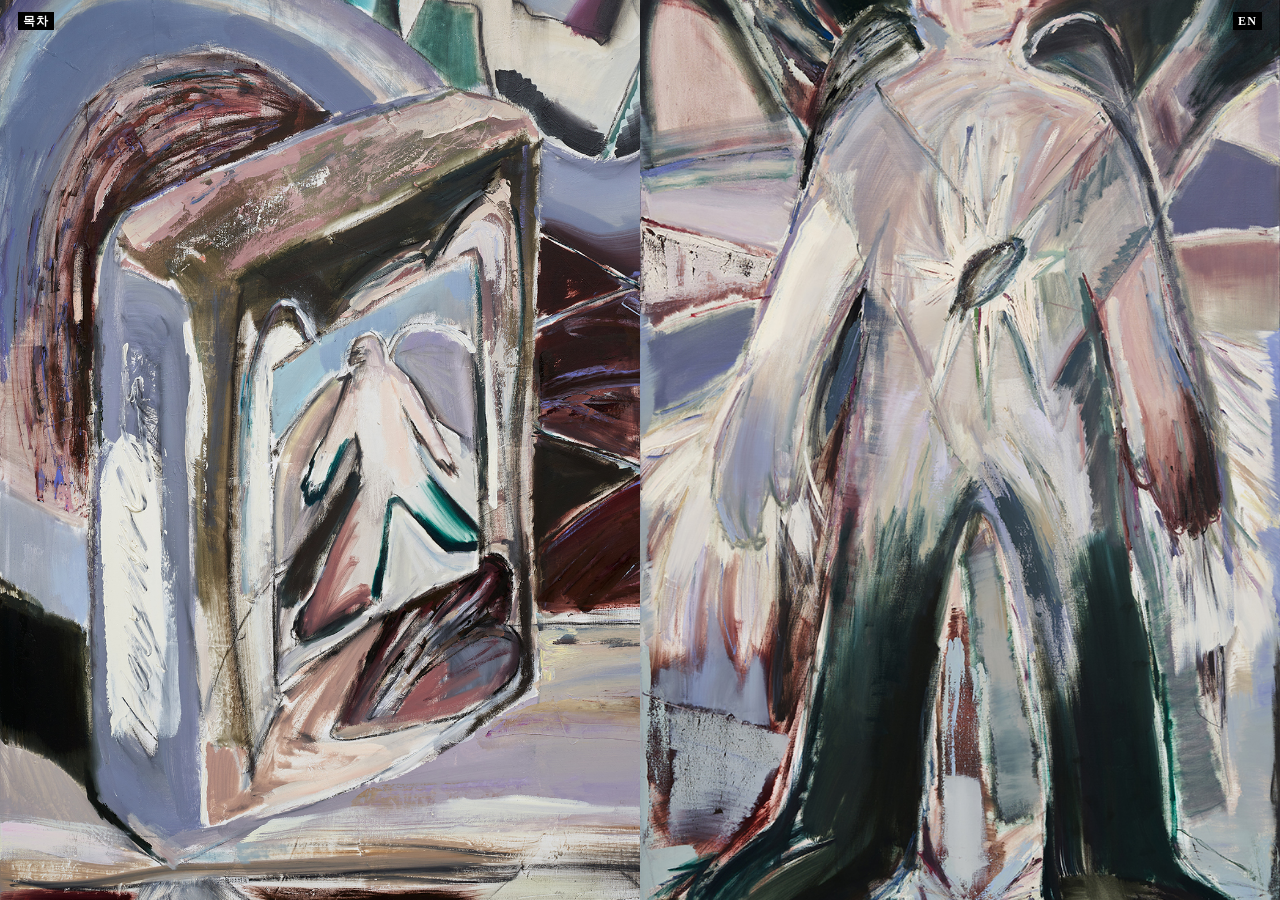
<file: index.html>
<!DOCTYPE html>
<html lang="ko">
<head>
  <meta charset="UTF-8">
  <meta name="viewport" content="width=device-width, initial-scale=1.0">
  <title>Yoori</title>
  <link rel="icon" href="image/favicon.png?v=2" type="image/png">
  <link rel="stylesheet" href="style.css">
</head>
<body>

  <!-- 메뉴 닫혔을 때: 좌상단 MENU 버튼 -->
  <button class="menu-toggle" id="menuToggle">목차</button>
  <a class="lang-btn" id="langBtn" href="en.html">EN</a>
  <div class="menu-divider" id="menuDivider"></div>

  <div class="menu-panel" id="menuPanel">
    <!-- 메뉴 열렸을 때: 패널 최상단 CLOSE 버튼 -->
    <button class="menu-close-btn" id="menuCloseBtn">유리</button>
  </div>

  <div class="layout" id="layout">
    <div class="left">
      <img class="left-image" id="leftImage" src="" alt="">
    </div>
    <div class="right" id="rightPanel">
      <img class="right-cover" id="rightCover" src="" alt="">
      <div class="project-images" id="projectImages"></div>
      <div class="text-content" id="textContent"></div>
    </div>
  </div>

<script>
// ── 배경색 랜덤 ───────────────────────────────────────────────────────
document.documentElement.style.setProperty('--bg', '#ffffff');

// ── LANDING 이미지 랜덤 ─────────────────────────────────────────────────
const workImages = [
  'image/work/work1.jpg','image/work/work2.jpg','image/work/work3.jpg',
  'image/work/work4.jpg','image/work/work5.jpg','image/work/work6.jpg',
  'image/work/work7.jpg','image/work/work8.jpg','image/work/work9.jpg',
];

function shuffle(arr) {
  const a = [...arr];
  for (let i = a.length - 1; i > 0; i--) {
    const j = Math.floor(Math.random() * (i + 1));
    [a[i], a[j]] = [a[j], a[i]];
  }
  return a;
}

const shuffled = shuffle(workImages);
document.getElementById('leftImage').src  = shuffled[0];
document.getElementById('rightCover').src = shuffled[1];

// ── 전시 이미지 데이터 ─────────────────────────────────────────────────
const exhibitionImages = {
  hakgojae: [
    'image/exhibition-hakgojae/hakgojae1.jpg',
    'image/exhibition-hakgojae/hakgojae2.jpg',
    'image/exhibition-hakgojae/hakgojae3.jpg',
    'image/exhibition-hakgojae/hakgojae4.jpg',
    'image/exhibition-hakgojae/hakgojae5.jpg',
    'image/exhibition-hakgojae/hakgojae6.jpg',
    'image/exhibition-hakgojae/hakgojae7.jpg',
    'image/exhibition-hakgojae/hakgojae8.jpg',
    'image/exhibition-hakgojae/hakgojae9.jpg',
    'image/exhibition-hakgojae/hakgojae10.jpg',
    'image/exhibition-hakgojae/hakgojae11.jpg',
    'image/exhibition-hakgojae/work1.jpg',
    'image/exhibition-hakgojae/work2.jpg',
    'image/exhibition-hakgojae/work3.jpg',
    'image/exhibition-hakgojae/work4.jpg',
    'image/exhibition-hakgojae/work5.jpg',
    'image/exhibition-hakgojae/work6.jpg',
    'image/exhibition-hakgojae/work7.jpg',
    'image/exhibition-hakgojae/work8.jpg',
    'image/exhibition-hakgojae/work9.jpg',
    'image/exhibition-hakgojae/work10.jpg',
    'image/exhibition-hakgojae/PIX00005.jpg',
    'image/exhibition-hakgojae/PIX00044.jpg',
    'image/exhibition-hakgojae/250919_16 복사 복사.jpg',
    'image/exhibition-hakgojae/250919_54 복사.jpg',
    'image/exhibition-hakgojae/250919_55 복사.jpg',
  ],
};

// ── 메뉴 구조 데이터 ───────────────────────────────────────────────────
const menuStructure = [
  { t: 'sep' },
  { t: 'nav', label: '약력', key: 'cv' },
  { t: 'sep' },
  { t: 'nav', label: '연락처', key: 'contact' },
  { t: 'sep' },
  {
    t: 'acc', label: '텍스트',
    items: [
      { t: 'show', label: '유리님의 첫 번째 글' },
      { t: 'show', label: '유리님의 두 번째 글' },
      { t: 'show', label: '유리님의 세 번째 글' },
    ],
  },
  { t: 'sep' },
  {
    t: 'acc', label: '발간물',
    items: [
      { t: 'show', label: '유리님의 첫 번째 책' },
      { t: 'show', label: '유리님의 두 번째 책' },
      { t: 'show', label: '유리님의 세 번째 책' },
    ],
  },
  { t: 'sep' },
  {
    t: 'acc', label: '작품·전시',
    items: [
      {
        t: 'acc', label: '2026',
        items: [
          { t: 'cat', label: '작품' },
          { t: 'cat', label: '단체전' },
          { t: 'show', label: '미시적 재난, oaoa갤러리, 서울' },
          { t: 'show', label: '새의 선물:Borderline, 별관, 서울' },
        ],
      },
      {
        t: 'acc', label: '2025',
        items: [
          { t: 'cat', label: '작품' },
          { t: 'cat', label: '개인전' },
          { t: 'show', label: '투명한 고리, 학고재, 서울', imgKey: 'hakgojae' },
          { t: 'cat', label: '단체전' },
          { t: 'show', label: '작은 거인들, 구하우스, 양평' },
          { t: 'show', label: 'OCTO-, 페이지룸8 & 지우헌, 서울' },
        ],
      },
      {
        t: 'acc', label: '2024',
        items: [
          { t: 'cat', label: '작품' },
          { t: 'cat', label: '개인전' },
          { t: 'show', label: '없는 날, 페이지룸8, 서울' },
          { t: 'cat', label: '단체전' },
          { t: 'show', label: '황금 화살, This Is Not a Church(구 명성교회), 서울' },
          { t: 'show', label: '메신저의 신비한 결속,\n대전시립미술관 대전창작센터, 대전' },
          { t: 'show', label: '흰 작살을 머금은 바다, 서리풀청년아트갤러리, 서울' },
        ],
      },
      {
        t: 'acc', label: '2023',
        items: [
          { t: 'cat', label: '작품' },
          { t: 'cat', label: '개인전' },
          { t: 'show', label: '느슨히 껴안고 단단히 풀기, 갤러리인HQ, 서울' },
          { t: 'show', label: 'Double Bind: 아티스트북프로젝트, 포켓테일즈, 서울' },
          { t: 'cat', label: '단체전' },
          { t: 'show', label: 'Lucid Mystery / Dark Clarity :\n김세은, 유리 2인전, 학고재, 서울' },
          { t: 'show', label: 'OCTO-, 페이지룸8, 서울' },
        ],
      },
      {
        t: 'acc', label: '2022',
        items: [
          { t: 'cat', label: '작품' },
          { t: 'cat', label: '단체전' },
          { t: 'show', label: 'Local Christmas Market, 디 언타이틀드 보이드, 서울' },
          { t: 'show', label: '불완전한 세계에서 완전한 경계로 :\n신소언, 유리 2인전, 페이지룸8, 서울' },
          { t: 'show', label: 'Hop, Hop, Hope, 갤러리 인 HQ, 서울' },
          { t: 'show', label: 'Drawing Growing, 미학관, 서울' },
          { t: 'show', label: 'Muddy Forest : 김옥정, 유리 2인전, 갤러리 인, 서울' },
          { t: 'show', label: 'A에서 시작되는 울림,\nKT&G 상상마당 춘천 아트갤러리, 춘천' },
        ],
      },
      {
        t: 'acc', label: '2021',
        items: [
          { t: 'cat', label: '작품' },
          { t: 'cat', label: '개인전' },
          { t: 'show', label: '이렇듯 포옹은 문장이 되지 못하고, 별관, 서울' },
          { t: 'cat', label: '단체전' },
          { t: 'show', label: 'The Painters, 서울옥션 강남센터, 서울' },
          { t: 'show', label: '구름 모양: 유리, 이서윤 2인전, 갤러리 아노브, 서울' },
          { t: 'show', label: '다시 만날 때까지, 아티스트런스페이스 쇼앤텔, 서울' },
        ],
      },
      {
        t: 'acc', label: '2020',
        items: [
          { t: 'cat', label: '작품' },
          { t: 'cat', label: '단체전' },
          { t: 'show', label: '10의 n승, 문화역서울284 TMO창작유통공간, 서울' },
        ],
      },
      {
        t: 'acc', label: '2019',
        items: [
          { t: 'cat', label: '작품' },
          { t: 'cat', label: '단체전' },
          { t: 'show', label: 'Zerobase: v2, 서울옥션 강남센터, 서울' },
          { t: 'show', label: 'Taipei Artbook Fair, 송산 문창원구, 타이베이, 대만' },
        ],
      },
      {
        t: 'acc', label: '2018',
        items: [
          { t: 'cat', label: '작품' },
          { t: 'cat', label: '단체전' },
          { t: 'show', label: '콘슈머맛팝콘, 임시공간 세네네, 서울' },
          { t: 'show', label: '열두개의 서재, 돈의문박물관마을 내 서대문여관, 서울' },
        ],
      },
      {
        t: 'acc', label: '2015',
        items: [
          { t: 'cat', label: '작품' },
          { t: 'cat', label: '단체전' },
          { t: 'show', label: '마중물아트마켓, 김리아갤러리, 서울' },
          { t: 'show', label: 'S.O.S (사운드 오브 샤웃), 토이리퍼블릭, 서울' },
          { t: 'show', label: '완전한 맨숀, 삼원그린맨션, 서울' },
        ],
      },
    ],
  },
];

// ── 텍스트 콘텐츠 ──────────────────────────────────────────────────────
const cvHTML = `
<p class="cv-name">유리 Yoori  b. 1994</p>

<p class="cv-section">학력</p>
<p class="cv-year">2018</p>
<p>홍익대학교 미술대학 회화과 졸업</p>

<p class="cv-section">개인전</p>
<p class="cv-year">2025</p>
<p>투명한 고리, 학고재, 서울</p>
<p class="cv-year">2024</p>
<p>없는 날, 페이지룸8, 서울</p>
<p class="cv-year">2023</p>
<p>느슨히 껴안고 단단히 풀기, 갤러리인HQ, 서울</p>
<p>Double Bind: 아티스트북프로젝트, 포켓테일즈, 서울</p>
<p class="cv-year">2021</p>
<p>이렇듯 포옹은 문장이 되지 못하고, 별관, 서울</p>

<p class="cv-section">단체전</p>
<p class="cv-year">2026</p>
<p>새의 선물:Borderline, 별관, 서울</p>
<p class="cv-year">2025</p>
<p>작은 거인들, 구하우스, 양평</p>
<p>OCTO-, 페이지룸8 & 지우헌, 서울</p>
<p class="cv-year">2024</p>
<p>황금 화살, This Is Not a Church (구 명성교회), 서울</p>
<p>메신저의 신비한 결속, 대전시립미술관 대전창작센터, 대전</p>
<p>흰 작살을 머금은 바다, 서리풀청년아트갤러리, 서울</p>
<p class="cv-year">2023</p>
<p>Lucid Mystery / Dark Clarity : 김세은, 유리 2인전, 학고재, 서울</p>
<p>OCTO-, 페이지룸8, 서울</p>
<p class="cv-year">2022</p>
<p>Local Christmas Market, 디 언타이틀드 보이드, 서울</p>
<p>불완전한 세계에서 완전한 경계로 : 신소언, 유리 2인전, 페이지룸8, 서울</p>
<p>Hop, Hop, Hope, 갤러리 인 HQ, 서울</p>
<p>Drawing Growing, 미학관, 서울</p>
<p>Muddy Forest : 김옥정, 유리 2인전, 갤러리 인, 서울</p>
<p>A에서 시작되는 울림, KT&G 상상마당 춘천 아트갤러리, 춘천</p>
<p class="cv-year">2021</p>
<p>The Painters, 서울옥션 강남센터, 서울</p>
<p>구름 모양: 유리, 이서윤 2인전, 갤러리 아노브, 서울</p>
<p>다시 만날 때까지, 아티스트런스페이스 쇼앤텔, 서울</p>
<p class="cv-year">2020</p>
<p>10의 n승, 문화역서울284 TMO창작유통공간, 서울</p>
<p class="cv-year">2019</p>
<p>Zerobase: v2, 서울옥션 강남센터, 서울</p>
<p class="cv-year">2018</p>
<p>콘슈머맛팝콘, 임시공간 세네네, 서울</p>
<p class="cv-year">2015</p>
<p>마중물아트마켓, 김리아갤러리, 서울</p>
<p>S.O.S (사운드 오브 샤웃), 토이리퍼블릭, 서울</p>
<p>완전한 맨숀, 삼원그린맨션, 서울</p>

<p class="cv-section">아티스트북 프로젝트</p>
<p class="cv-year">2023</p>
<p>Double Bind: 아티스트북프로젝트, 포켓테일즈, 서울</p>
<p class="cv-year">2019</p>
<p>Taipei Artbook Fair, 송산 문창원구, 타이베이, 대만</p>
<p class="cv-year">2018</p>
<p>열두개의 서재, 돈의문박물관마을 내 서대문여관, 서울</p>

<p class="cv-section">수상/선정</p>
<p class="cv-year">2025</p>
<p>서울문화재단 예술창작활동지원, 서울문화재단, 서울</p>
<p class="cv-year">2024</p>
<p>서울문화재단 예술창작활동지원, 서울문화재단, 서울</p>
<p class="cv-year">2021</p>
<p>서울문화재단 예술창작활동지원, 서울문화재단, 서울</p>
`;

const contactHTML = `
<p>email: brief.vom.mond@gmail.com</p>
<p>instagram: @desvollmondes</p>
`;

// ── DOM REFS ───────────────────────────────────────────────────────────
const menuToggle   = document.getElementById('menuToggle');
const menuCloseBtn = document.getElementById('menuCloseBtn');
const menuPanel    = document.getElementById('menuPanel');
const menuDivider  = document.getElementById('menuDivider');
const layout       = document.getElementById('layout');
const rightPanel   = document.getElementById('rightPanel');
const rightCover   = document.getElementById('rightCover');
const projectImgs  = document.getElementById('projectImages');
const textContent  = document.getElementById('textContent');
const langBtn      = document.getElementById('langBtn');

let menuOpen = false;
let currentState = null;

// ── 메뉴 아이템 재귀 빌드 ─────────────────────────────────────────────
function buildItems(container, items, usePrefix = false) {
  items.forEach(item => {
    if (item.t === 'cat') {
      const el = document.createElement('div');
      el.className = 'cat-label';
      el.textContent = item.label;
      container.appendChild(el);
    } else if (item.t === 'show') {
      const el = document.createElement('div');
      el.className = 'acc-item';
      el.dataset.imgKey = item.imgKey || '';
      el.dataset.itemLabel = item.label;
      el.textContent = usePrefix ? '- ' + item.label : item.label;
      el.addEventListener('click', () => onShowClick(item, el));
      container.appendChild(el);
    } else if (item.t === 'acc') {
      const wrap = document.createElement('div');
      const header = document.createElement('div');
      header.className = 'acc-header';
      const isYear = /^\d{4}$/.test(item.label);
      if (isYear) {
        header.dataset.label = item.label;
        header.dataset.arrow = '1';
        header.textContent = '▶ ' + item.label;
      } else {
        header.textContent = item.label;
      }
      const body = document.createElement('div');
      body.className = 'acc-body';
      buildItems(body, item.items, isYear);
      header.addEventListener('click', () => toggleAcc(body));
      wrap.appendChild(header);
      wrap.appendChild(body);
      container.appendChild(wrap);
    }
  });
}

// ── 메뉴 빌드 ─────────────────────────────────────────────────────────
menuStructure.forEach(node => {
  if (node.t === 'sep') {
    menuPanel.appendChild(Object.assign(document.createElement('hr'), { className: 'menu-sep' }));
    return;
  }
  const wrap = document.createElement('div');
  wrap.className = 'menu-inner';
  if (node.t === 'nav') {
    const el = document.createElement('div');
    el.className = 'nav-item';
    el.dataset.navKey = node.key;
    el.textContent = node.label;
    el.addEventListener('click', () => onNavClick(node.key, el));
    wrap.appendChild(el);
  } else if (node.t === 'acc') {
    const header = document.createElement('div');
    header.className = 'acc-header';
    header.textContent = node.label;
    const body = document.createElement('div');
    body.className = 'acc-body';
    buildItems(body, node.items);
    header.addEventListener('click', () => toggleAcc(body));
    wrap.appendChild(header);
    wrap.appendChild(body);
  }
  menuPanel.appendChild(wrap);
});

// ── 아코디언 토글 (형제만 닫기) ──────────────────────────────────────
function toggleAcc(body) {
  const isOpen = body.classList.contains('open');
  const grandparent = body.parentElement?.parentElement;
  if (grandparent) {
    grandparent.querySelectorAll(':scope > * > .acc-body').forEach(b => {
      b.style.maxHeight = '0px';
      b.classList.remove('open');
      const h = b.previousElementSibling;
      if (h && h.dataset.arrow) { h.textContent = '▶ ' + h.dataset.label; h.classList.remove('is-open'); }
    });
  }
  if (!isOpen) {
    body.classList.add('open');
    body.style.maxHeight = '9999px';
    const header = body.previousElementSibling;
    if (header && header.dataset.arrow) { header.textContent = '▼ ' + header.dataset.label; header.classList.add('is-open'); }
  }
}

// ── nav 클릭 (C.V, Contact) ───────────────────────────────────────────
function onNavClick(key, el) {
  clearActive();
  el.classList.add('active');
  currentState = { type: 'nav', key };
  updateLangHref();
  layout.classList.add('project-open');
  langBtn.classList.add('content-open');
  menuToggle.classList.add('content-open');
  rightCover.classList.add('hidden');
  projectImgs.classList.remove('active');
  projectImgs.innerHTML = '';

  const html = key === 'cv' ? cvHTML : key === 'contact' ? contactHTML : '';
  textContent.innerHTML = html;
  textContent.classList.add('active');
  rightPanel.scrollTop = 0;
  if (window.innerWidth <= 768) closePanelOnly();
}

// ── 전시 클릭 ─────────────────────────────────────────────────────────
function onShowClick(item, el) {
  clearActive();
  el.classList.add('active');
  currentState = { type: 'show', imgKey: item.imgKey || null, label: item.label };
  updateLangHref();
  layout.classList.add('project-open');
  langBtn.classList.add('content-open');
  menuToggle.classList.add('content-open');
  rightCover.classList.add('hidden');
  textContent.classList.remove('active');
  textContent.innerHTML = '';

  const imgs = item.imgKey ? (exhibitionImages[item.imgKey] || []) : [];
  projectImgs.innerHTML = '';
  imgs.forEach(src => {
    const img = document.createElement('img');
    img.src = src;
    img.alt = '';
    projectImgs.appendChild(img);
  });
  projectImgs.classList.add('active');
  rightPanel.scrollTop = 0;
  if (window.innerWidth <= 768) closePanelOnly();
}

// ── 전체 active 초기화 ────────────────────────────────────────────────
function clearActive() {
  menuPanel.querySelectorAll('.nav-item, .acc-item').forEach(el => el.classList.remove('active'));
}

// ── 랜딩 복귀 ────────────────────────────────────────────────────────
function returnToLanding() {
  clearActive();
  currentState = null;
  updateLangHref();
  langBtn.classList.remove('content-open');
  menuToggle.classList.remove('content-open');
  menuPanel.querySelectorAll('.acc-body').forEach(b => { b.style.maxHeight = '0px'; b.classList.remove('open'); });
  layout.classList.remove('project-open');
  projectImgs.classList.remove('active');
  projectImgs.innerHTML = '';
  textContent.classList.remove('active');
  textContent.innerHTML = '';
  rightCover.classList.remove('hidden');
  rightPanel.scrollTop = 0;
}

// ── MENU TOGGLE ───────────────────────────────────────────────────────
function openMenu() {
  menuOpen = true;
  menuPanel.classList.add('open');
  menuDivider.classList.add('visible');
  menuToggle.classList.add('hidden');
}

function closeMenu() {
  menuOpen = false;
  menuPanel.classList.remove('open');
  menuDivider.classList.remove('visible');
  menuToggle.classList.remove('hidden');
  returnToLanding();
}

function closePanelOnly() {
  menuOpen = false;
  menuPanel.classList.remove('open');
  menuDivider.classList.remove('visible');
  menuToggle.classList.remove('hidden');
}

function updateLangHref() {
  if (!currentState) { langBtn.href = 'en.html'; return; }
  const p = new URLSearchParams();
  if (currentState.type === 'nav') {
    p.set('view', currentState.key);
  } else {
    p.set('view', 'show');
    if (currentState.imgKey) p.set('key', currentState.imgKey);
    else p.set('label', currentState.label);
  }
  langBtn.href = 'en.html?' + p.toString();
}

function restoreStateFromURL() {
  const p = new URLSearchParams(window.location.search);
  const view = p.get('view');
  if (!view) return;
  openMenu();
  if (view === 'cv' || view === 'contact') {
    const el = menuPanel.querySelector(`[data-nav-key="${view}"]`);
    if (el) onNavClick(view, el);
  } else if (view === 'show') {
    const key = p.get('key');
    const label = p.get('label');
    const el = key
      ? menuPanel.querySelector(`[data-img-key="${key}"]`)
      : [...menuPanel.querySelectorAll('.acc-item')].find(e => e.dataset.itemLabel === label);
    if (el) {
      let ancestor = el.closest('.acc-body');
      while (ancestor) {
        ancestor.classList.add('open');
        ancestor.style.maxHeight = '9999px';
        const h = ancestor.previousElementSibling;
        if (h && h.dataset.arrow) { h.textContent = '▼ ' + h.dataset.label; h.classList.add('is-open'); }
        ancestor = ancestor.parentElement?.closest('.acc-body');
      }
      onShowClick({ imgKey: el.dataset.imgKey || null, label: el.dataset.itemLabel }, el);
    }
  }
}

menuToggle.addEventListener('click', openMenu);
menuCloseBtn.addEventListener('click', closeMenu);
restoreStateFromURL();
</script>
</body>
</html>
</file>
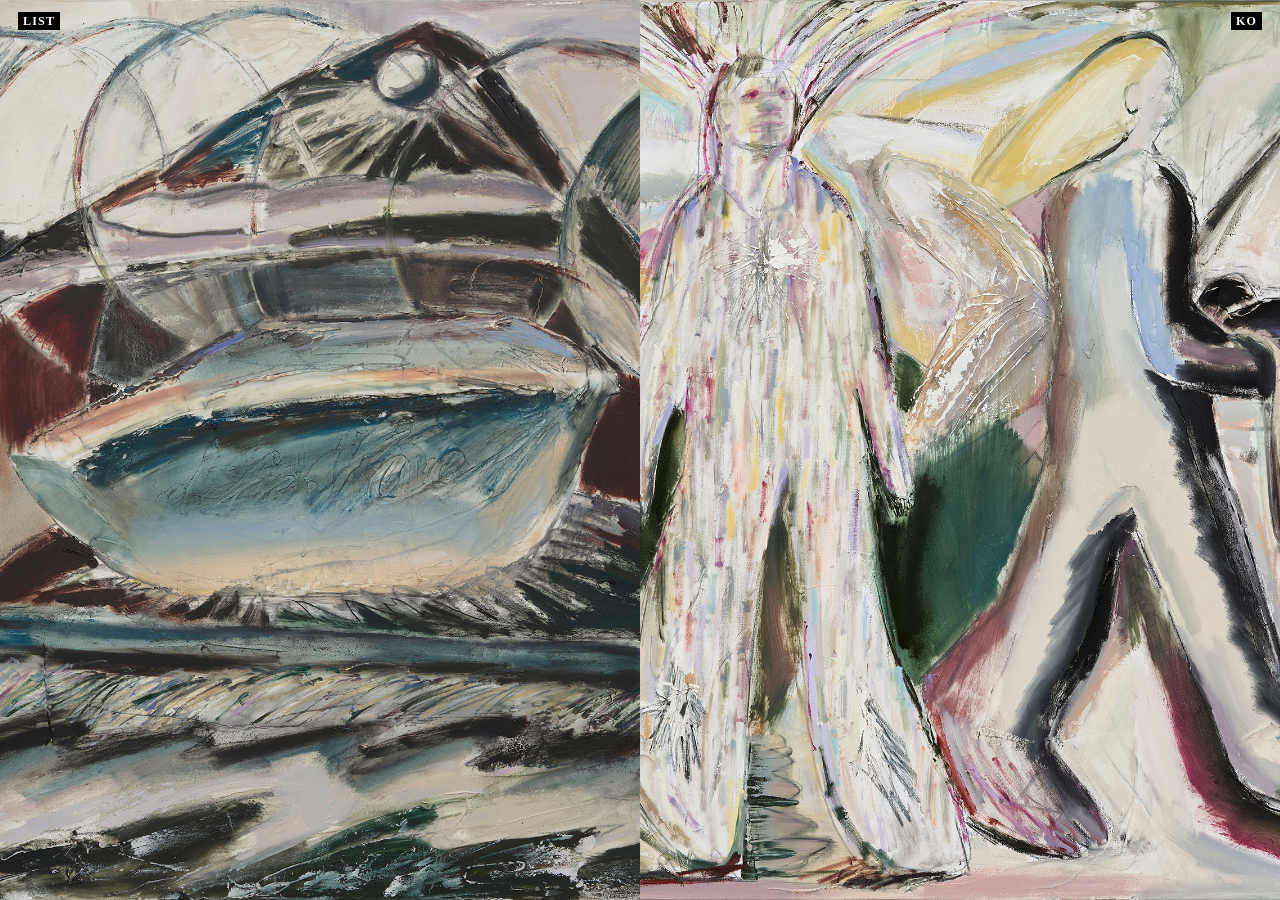
<file: en.html>
<!DOCTYPE html>
<html lang="en">
<head>
  <meta charset="UTF-8">
  <meta name="viewport" content="width=device-width, initial-scale=1.0">
  <title>Yoori Archive</title>
  <link rel="icon" href="image/favicon.png?v=2" type="image/png">
  <link rel="stylesheet" href="style.css">
</head>
<body>

  <button class="menu-toggle" id="menuToggle">LIST</button>
  <a class="lang-btn" id="langBtn" href="index.html">KO</a>
  <div class="menu-divider" id="menuDivider"></div>

  <div class="menu-panel" id="menuPanel">
    <button class="menu-close-btn" id="menuCloseBtn">Yoori</button>
  </div>

  <div class="layout" id="layout">
    <div class="left">
      <img class="left-image" id="leftImage" src="" alt="">
    </div>
    <div class="right" id="rightPanel">
      <img class="right-cover" id="rightCover" src="" alt="">
      <div class="project-images" id="projectImages"></div>
      <div class="text-content" id="textContent"></div>
    </div>
  </div>

<script>
// ── 배경색 랜덤 ───────────────────────────────────────────────────────
document.documentElement.style.setProperty('--bg', '#ffffff');

// ── LANDING 이미지 랜덤 ─────────────────────────────────────────────────
const workImages = [
  'image/work/work1.jpg','image/work/work2.jpg','image/work/work3.jpg',
  'image/work/work4.jpg','image/work/work5.jpg','image/work/work6.jpg',
  'image/work/work7.jpg','image/work/work8.jpg','image/work/work9.jpg',
];

function shuffle(arr) {
  const a = [...arr];
  for (let i = a.length - 1; i > 0; i--) {
    const j = Math.floor(Math.random() * (i + 1));
    [a[i], a[j]] = [a[j], a[i]];
  }
  return a;
}

const shuffled = shuffle(workImages);
document.getElementById('leftImage').src  = shuffled[0];
document.getElementById('rightCover').src = shuffled[1];

// ── 전시 이미지 데이터 ─────────────────────────────────────────────────
const exhibitionImages = {
  hakgojae: [
    'image/exhibition-hakgojae/hakgojae1.jpg',
    'image/exhibition-hakgojae/hakgojae2.jpg',
    'image/exhibition-hakgojae/hakgojae3.jpg',
    'image/exhibition-hakgojae/hakgojae4.jpg',
    'image/exhibition-hakgojae/hakgojae5.jpg',
    'image/exhibition-hakgojae/hakgojae6.jpg',
    'image/exhibition-hakgojae/hakgojae7.jpg',
    'image/exhibition-hakgojae/hakgojae8.jpg',
    'image/exhibition-hakgojae/hakgojae9.jpg',
    'image/exhibition-hakgojae/hakgojae10.jpg',
    'image/exhibition-hakgojae/hakgojae11.jpg',
    'image/exhibition-hakgojae/work1.jpg',
    'image/exhibition-hakgojae/work2.jpg',
    'image/exhibition-hakgojae/work3.jpg',
    'image/exhibition-hakgojae/work4.jpg',
    'image/exhibition-hakgojae/work5.jpg',
    'image/exhibition-hakgojae/work6.jpg',
    'image/exhibition-hakgojae/work7.jpg',
    'image/exhibition-hakgojae/work8.jpg',
    'image/exhibition-hakgojae/work9.jpg',
    'image/exhibition-hakgojae/work10.jpg',
    'image/exhibition-hakgojae/PIX00005.jpg',
    'image/exhibition-hakgojae/PIX00044.jpg',
    'image/exhibition-hakgojae/250919_16 복사 복사.jpg',
    'image/exhibition-hakgojae/250919_54 복사.jpg',
    'image/exhibition-hakgojae/250919_55 복사.jpg',
  ],
};

// ── 메뉴 구조 데이터 (English) ─────────────────────────────────────────
const menuStructure = [
  { t: 'sep' },
  { t: 'nav', label: 'C.V', key: 'cv' },
  { t: 'sep' },
  { t: 'nav', label: 'Contact', key: 'contact' },
  { t: 'sep' },
  {
    t: 'acc', label: 'Texts',
    items: [
      { t: 'show', label: 'First Text' },
      { t: 'show', label: 'Second Text' },
      { t: 'show', label: 'Third Text' },
    ],
  },
  { t: 'sep' },
  {
    t: 'acc', label: 'Publications',
    items: [
      { t: 'show', label: 'First Publication' },
      { t: 'show', label: 'Second Publication' },
      { t: 'show', label: 'Third Publication' },
    ],
  },
  { t: 'sep' },
  {
    t: 'acc', label: 'Works/Exhibitions',
    items: [
      {
        t: 'acc', label: '2026',
        items: [
          { t: 'cat', label: 'Selected works' },
          { t: 'cat', label: 'Group Exhibition' },
          { t: 'show', label: "Bird's Gift: Borderline, Byeolgwan, Seoul" },
        ],
      },
      {
        t: 'acc', label: '2025',
        items: [
          { t: 'cat', label: 'Selected works' },
          { t: 'cat', label: 'Solo Exhibition' },
          { t: 'show', label: 'Transparent Ring, Hakgojae Gallery, Seoul', imgKey: 'hakgojae' },
          { t: 'cat', label: 'Group Exhibition' },
          { t: 'show', label: 'Small Giants, Gu-haus, Yangpyeong' },
          { t: 'show', label: 'OCTO-, Page Room 8 & Jiwooheon, Seoul' },
        ],
      },
      {
        t: 'acc', label: '2024',
        items: [
          { t: 'cat', label: 'Selected works' },
          { t: 'cat', label: 'Solo Exhibition' },
          { t: 'show', label: 'Days Without, Page Room 8, Seoul' },
          { t: 'cat', label: 'Group Exhibition' },
          { t: 'show', label: 'Golden Arrow, This Is Not a Church, Seoul' },
          { t: 'show', label: "The Messenger's Mysterious Bond, Daejeon Museum of Art Creation Center, Daejeon" },
          { t: 'show', label: 'The Sea Holding a White Harpoon, Seoripul Youth Art Gallery, Seoul' },
        ],
      },
      {
        t: 'acc', label: '2023',
        items: [
          { t: 'cat', label: 'Selected works' },
          { t: 'cat', label: 'Solo Exhibition' },
          { t: 'show', label: 'Loosely Embrace, Firmly Untangle, Gallery In HQ, Seoul' },
          { t: 'show', label: 'Double Bind: Artist Book Project, Pocket Tales, Seoul' },
          { t: 'cat', label: 'Group Exhibition' },
          { t: 'show', label: 'Lucid Mystery / Dark Clarity: Kim Seeun, Yoori Duo Exhibition, Hakgojae Gallery, Seoul' },
          { t: 'show', label: 'OCTO-, Page Room 8, Seoul' },
        ],
      },
      {
        t: 'acc', label: '2022',
        items: [
          { t: 'cat', label: 'Selected works' },
          { t: 'cat', label: 'Group Exhibition' },
          { t: 'show', label: 'Local Christmas Market, The Untitled Void, Seoul' },
          { t: 'show', label: 'From an Imperfect World to a Perfect Boundary: Shin Soeun, Yoori Duo Exhibition, Page Room 8, Seoul' },
          { t: 'show', label: 'Hop, Hop, Hope, Gallery In HQ, Seoul' },
          { t: 'show', label: 'Drawing Growing, Mihakwan, Seoul' },
          { t: 'show', label: 'Muddy Forest: Kim Okjeong, Yoori Duo Exhibition, Gallery In, Seoul' },
          { t: 'show', label: 'Resonance Starting from A, KT&G Sangsang Madang Chuncheon Art Gallery, Chuncheon' },
        ],
      },
      {
        t: 'acc', label: '2021',
        items: [
          { t: 'cat', label: 'Selected works' },
          { t: 'cat', label: 'Solo Exhibition' },
          { t: 'show', label: 'And So the Embrace Could Not Become a Sentence, Byeolgwan, Seoul' },
          { t: 'cat', label: 'Group Exhibition' },
          { t: 'show', label: 'The Painters, Seoul Auction Gangnam Center, Seoul' },
          { t: 'show', label: 'Cloud Shape: Yoori, Lee Seoyoon Duo Exhibition, Gallery Anobu, Seoul' },
          { t: 'show', label: 'Until We Meet Again, Artist-Run Space Show and Tell, Seoul' },
        ],
      },
      {
        t: 'acc', label: '2020',
        items: [
          { t: 'cat', label: 'Selected works' },
          { t: 'cat', label: 'Group Exhibition' },
          { t: 'show', label: '10 to the Power of n, Culture Station Seoul 284, Seoul' },
        ],
      },
      {
        t: 'acc', label: '2019',
        items: [
          { t: 'cat', label: 'Selected works' },
          { t: 'cat', label: 'Group Exhibition' },
          { t: 'show', label: 'Zerobase: v2, Seoul Auction Gangnam Center, Seoul' },
          { t: 'show', label: 'Taipei Artbook Fair, Songshan Cultural Park, Taipei, Taiwan' },
        ],
      },
      {
        t: 'acc', label: '2018',
        items: [
          { t: 'cat', label: 'Selected works' },
          { t: 'cat', label: 'Group Exhibition' },
          { t: 'show', label: 'Consumer - Mat - Popcorn, Temporary space SENENE, Seoul' },
          { t: 'show', label: 'Twelve Library, Seodaemun Inn, Seoul' },
        ],
      },
      {
        t: 'acc', label: '2015',
        items: [
          { t: 'cat', label: 'Selected works' },
          { t: 'cat', label: 'Group Exhibition' },
          { t: 'show', label: 'Majoongmul artmarket, Kimreeaa Gallery, Seoul' },
          { t: 'show', label: 'Sound Of Shout, Toy Republic, Seoul' },
          { t: 'show', label: 'The Complete Mansion, Samwon Green Mansion, Seoul' },
        ],
      },
    ],
  },
];

// ── CV / Contact 영문 콘텐츠 ───────────────────────────────────────────
const cvHTML = `
<p class="cv-name">Yoori  b. 1994</p>

<p class="cv-section">Education</p>
<p class="cv-year">2018</p>
<p>BFA, Hongik University, Seoul</p>

<p class="cv-section">Solo Exhibitions</p>
<p class="cv-year">2025</p>
<p>Shapeless Loop, Hakgojae gallery, Seoul</p>
<p class="cv-year">2024</p>
<p>Non-existent Day, Pageroom8, Seoul</p>
<p class="cv-year">2023</p>
<p>Bind Loosely & Loosen tightly, Gallery IN HQ, Seoul</p>
<p>Double Bind : Artist's book project, Pokettales, Seoul</p>
<p class="cv-year">2021</p>
<p>Hugged tight but couldn't reach each other, Outhouse, Seoul</p>

<p class="cv-section">Group Exhibitions</p>
<p class="cv-year">2026</p>
<p>The Present of Birds : Borderline, Outhouse, Seoul</p>
<p class="cv-year">2025</p>
<p>Little Giants, Koohouse museum, Yangpyeing, Gyeonggi-do</p>
<p>OCTO- , Pageroom8 & Jiwooheon, Seoul</p>
<p class="cv-year">2024</p>
<p>Golden Arrow, This Is Not a Church, Seoul</p>
<p>Mysterious Solidarities of Messengers, Daejeon Art Centre (Daejeon Museum of Art), Daejeon</p>
<p>The Sea Seeping into the White Pebbles, Seoripul gallery, Seoul</p>
<p class="cv-year">2023</p>
<p>Lucid Mystery / Dark Clarity, Hakgojae, Seoul</p>
<p>OCTO- , Pageroom8, Seoul</p>
<p class="cv-year">2022</p>
<p>Local Christmas Market, The Untitled Void, Seoul</p>
<p>From the Uncomplete World To the Complete Gyeonggye, Shadow Esquisse, Pageroom8, Seoul</p>
<p>Hop, Hop, Hope, Gallery IN HQ, Seoul</p>
<p>Drawing Growing, Mihakgwan, Seoul</p>
<p>Muddy Forest, Gallery IN, Seoul</p>
<p>The Echo that begins with A, KT&G Sang-sang madang, Chuncheon</p>
<p class="cv-year">2021</p>
<p>The Painters, Seoul Auction Gangnam Center, Seoul</p>
<p>Cloud Shapes, ANOV gallery, Seoul</p>
<p>Until we meet again, Artist run space Show And Tell, Seoul</p>
<p class="cv-year">2020</p>
<p>10 by 10, Culture Station Seoul 284 TMO gallery, Seoul</p>
<p class="cv-year">2019</p>
<p>Zero base v.2, Seoul Auction Gangnam Center, Seoul</p>
<p class="cv-year">2018</p>
<p>Consumer - Mat - Popcorn, Temporary space SENENE, Seoul</p>
<p class="cv-year">2015</p>
<p>Majoongmul artmarket, Kimreeaa Gallery, Seoul</p>
<p>Sound Of Shout, Toy Republic, Seoul</p>
<p>The Complete Mansion, Samwon Green Mansion, Seoul</p>

<p class="cv-section">Artist's Book Project</p>
<p class="cv-year">2023</p>
<p>Double Bind, Pokettales, Seoul</p>
<p class="cv-year">2019</p>
<p>Taipei Art book Fair, Songshan Cultural and Creative Park, Taipei, Taiwan</p>
<p class="cv-year">2018</p>
<p>Twelve Library, Seodaemun Inn, Seoul</p>

<p class="cv-section">Awards / Grants</p>
<p class="cv-year">2025</p>
<p>Arts Creation Support Program, Seoul Foundation for Arts and Culture</p>
<p class="cv-year">2024</p>
<p>Arts Creation Support Program, Seoul Foundation for Arts and Culture</p>
<p class="cv-year">2021</p>
<p>Arts Creation Support Program, Seoul Foundation for Arts and Culture</p>
`;

const contactHTML = `
<p>email: brief.vom.mond@gmail.com</p>
<p>instagram: @desvollmondes</p>
`;

// ── DOM REFS ───────────────────────────────────────────────────────────
const menuToggle   = document.getElementById('menuToggle');
const menuCloseBtn = document.getElementById('menuCloseBtn');
const menuPanel    = document.getElementById('menuPanel');
const menuDivider  = document.getElementById('menuDivider');
const layout       = document.getElementById('layout');
const rightPanel   = document.getElementById('rightPanel');
const rightCover   = document.getElementById('rightCover');
const projectImgs  = document.getElementById('projectImages');
const textContent  = document.getElementById('textContent');
const langBtn      = document.getElementById('langBtn');

let menuOpen = false;
let currentState = null;

// ── 메뉴 아이템 재귀 빌드 ─────────────────────────────────────────────
function buildItems(container, items, usePrefix = false) {
  items.forEach(item => {
    if (item.t === 'cat') {
      const el = document.createElement('div');
      el.className = 'cat-label';
      el.textContent = item.label;
      container.appendChild(el);
    } else if (item.t === 'show') {
      const el = document.createElement('div');
      el.className = 'acc-item';
      el.dataset.imgKey = item.imgKey || '';
      el.dataset.itemLabel = item.label;
      el.textContent = usePrefix ? '- ' + item.label : item.label;
      el.addEventListener('click', () => onShowClick(item, el));
      container.appendChild(el);
    } else if (item.t === 'acc') {
      const wrap = document.createElement('div');
      const header = document.createElement('div');
      header.className = 'acc-header';
      const isYear = /^\d{4}$/.test(item.label);
      if (isYear) {
        header.dataset.label = item.label;
        header.dataset.arrow = '1';
        header.textContent = '▶ ' + item.label;
      } else {
        header.textContent = item.label;
      }
      const body = document.createElement('div');
      body.className = 'acc-body';
      buildItems(body, item.items, isYear);
      header.addEventListener('click', () => toggleAcc(body));
      wrap.appendChild(header);
      wrap.appendChild(body);
      container.appendChild(wrap);
    }
  });
}

// ── 메뉴 빌드 ─────────────────────────────────────────────────────────
menuStructure.forEach(node => {
  if (node.t === 'sep') {
    menuPanel.appendChild(Object.assign(document.createElement('hr'), { className: 'menu-sep' }));
    return;
  }
  const wrap = document.createElement('div');
  wrap.className = 'menu-inner';
  if (node.t === 'nav') {
    const el = document.createElement('div');
    el.className = 'nav-item';
    el.dataset.navKey = node.key;
    el.textContent = node.label;
    el.addEventListener('click', () => onNavClick(node.key, el));
    wrap.appendChild(el);
  } else if (node.t === 'acc') {
    const header = document.createElement('div');
    header.className = 'acc-header';
    header.textContent = node.label;
    const body = document.createElement('div');
    body.className = 'acc-body';
    buildItems(body, node.items);
    header.addEventListener('click', () => toggleAcc(body));
    wrap.appendChild(header);
    wrap.appendChild(body);
  }
  menuPanel.appendChild(wrap);
});

// ── 아코디언 토글 (형제만 닫기) ──────────────────────────────────────
function toggleAcc(body) {
  const isOpen = body.classList.contains('open');
  const grandparent = body.parentElement?.parentElement;
  if (grandparent) {
    grandparent.querySelectorAll(':scope > * > .acc-body').forEach(b => {
      b.style.maxHeight = '0px';
      b.classList.remove('open');
      const h = b.previousElementSibling;
      if (h && h.dataset.arrow) { h.textContent = '▶ ' + h.dataset.label; h.classList.remove('is-open'); }
    });
  }
  if (!isOpen) {
    body.classList.add('open');
    body.style.maxHeight = '9999px';
    const header = body.previousElementSibling;
    if (header && header.dataset.arrow) { header.textContent = '▼ ' + header.dataset.label; header.classList.add('is-open'); }
  }
}

function onNavClick(key, el) {
  clearActive();
  el.classList.add('active');
  currentState = { type: 'nav', key };
  updateLangHref();
  layout.classList.add('project-open');
  langBtn.classList.add('content-open');
  menuToggle.classList.add('content-open');
  rightCover.classList.add('hidden');
  projectImgs.classList.remove('active');
  projectImgs.innerHTML = '';

  const html = key === 'cv' ? cvHTML : key === 'contact' ? contactHTML : '';
  textContent.innerHTML = html;
  textContent.classList.add('active');
  rightPanel.scrollTop = 0;
  if (window.innerWidth <= 768) closePanelOnly();
}

function onShowClick(item, el) {
  clearActive();
  el.classList.add('active');
  currentState = { type: 'show', imgKey: item.imgKey || null, label: item.label };
  updateLangHref();
  layout.classList.add('project-open');
  langBtn.classList.add('content-open');
  menuToggle.classList.add('content-open');
  rightCover.classList.add('hidden');
  textContent.classList.remove('active');
  textContent.innerHTML = '';

  const imgs = item.imgKey ? (exhibitionImages[item.imgKey] || []) : [];
  projectImgs.innerHTML = '';
  imgs.forEach(src => {
    const img = document.createElement('img');
    img.src = src;
    img.alt = '';
    projectImgs.appendChild(img);
  });
  projectImgs.classList.add('active');
  rightPanel.scrollTop = 0;
  if (window.innerWidth <= 768) closePanelOnly();
}

function clearActive() {
  menuPanel.querySelectorAll('.nav-item, .acc-item').forEach(el => el.classList.remove('active'));
}

function returnToLanding() {
  clearActive();
  currentState = null;
  updateLangHref();
  langBtn.classList.remove('content-open');
  menuToggle.classList.remove('content-open');
  menuPanel.querySelectorAll('.acc-body').forEach(b => { b.style.maxHeight = '0px'; b.classList.remove('open'); });
  layout.classList.remove('project-open');
  projectImgs.classList.remove('active');
  projectImgs.innerHTML = '';
  textContent.classList.remove('active');
  textContent.innerHTML = '';
  rightCover.classList.remove('hidden');
  rightPanel.scrollTop = 0;
}

function openMenu() {
  menuOpen = true;
  menuPanel.classList.add('open');
  menuDivider.classList.add('visible');
  menuToggle.classList.add('hidden');
}

function closeMenu() {
  menuOpen = false;
  menuPanel.classList.remove('open');
  menuDivider.classList.remove('visible');
  menuToggle.classList.remove('hidden');
  returnToLanding();
}

function closePanelOnly() {
  menuOpen = false;
  menuPanel.classList.remove('open');
  menuDivider.classList.remove('visible');
  menuToggle.classList.remove('hidden');
}

function updateLangHref() {
  if (!currentState) { langBtn.href = 'index.html'; return; }
  const p = new URLSearchParams();
  if (currentState.type === 'nav') {
    p.set('view', currentState.key);
  } else {
    p.set('view', 'show');
    if (currentState.imgKey) p.set('key', currentState.imgKey);
    else p.set('label', currentState.label);
  }
  langBtn.href = 'index.html?' + p.toString();
}

function restoreStateFromURL() {
  const p = new URLSearchParams(window.location.search);
  const view = p.get('view');
  if (!view) return;
  openMenu();
  if (view === 'cv' || view === 'contact') {
    const el = menuPanel.querySelector(`[data-nav-key="${view}"]`);
    if (el) onNavClick(view, el);
  } else if (view === 'show') {
    const key = p.get('key');
    const label = p.get('label');
    const el = key
      ? menuPanel.querySelector(`[data-img-key="${key}"]`)
      : [...menuPanel.querySelectorAll('.acc-item')].find(e => e.dataset.itemLabel === label);
    if (el) {
      let ancestor = el.closest('.acc-body');
      while (ancestor) {
        ancestor.classList.add('open');
        ancestor.style.maxHeight = '9999px';
        const h = ancestor.previousElementSibling;
        if (h && h.dataset.arrow) { h.textContent = '▼ ' + h.dataset.label; h.classList.add('is-open'); }
        ancestor = ancestor.parentElement?.closest('.acc-body');
      }
      onShowClick({ imgKey: el.dataset.imgKey || null, label: el.dataset.itemLabel }, el);
    }
  }
}

menuToggle.addEventListener('click', openMenu);
menuCloseBtn.addEventListener('click', closeMenu);
restoreStateFromURL();
</script>
</body>
</html>
</file>
<file: style.css>
*, *::before, *::after {
  margin: 0;
  padding: 0;
  box-sizing: border-box;
}

html, body {
  width: 100%;
  height: 100%;
  overflow: hidden;
  font-family: "Times New Roman", serif;
  font-size: 11px;
  font-weight: 500;
  letter-spacing: 0.05em;
  cursor: default;
  background: var(--bg, #ffffff);
}

/* ── LAYOUT ───────────────────────────────────────── */
.layout {
  display: flex;
  width: 100vw;
  height: 100vh;
}

/* ── LEFT PANEL ───────────────────────────────────── */
.left {
  position: relative;
  width: 50%;
  height: 100%;
  flex-shrink: 0;
  overflow: hidden;
}

.left-image {
  width: 100%;
  height: 100%;
  object-fit: cover;
  display: block;
}

/* ── MENU TOGGLE (메뉴 닫혔을 때만 보임) ────────────── */
.menu-toggle {
  position: fixed;
  top: 12px;
  left: 18px;
  z-index: 100;
  background: #000;
  border: none;
  cursor: pointer;
  font: inherit;
  font-size: 12px;
  font-weight: 900;
  letter-spacing: 0.1em;
  color: #ffffff;
  padding: 3px 5px;
  line-height: 1;
}

.menu-toggle.hidden {
  opacity: 0;
  pointer-events: none;
}

/* ── 언어 전환 버튼 ───────────────────────────────── */
.lang-btn {
  position: fixed;
  top: 12px;
  right: 18px;
  z-index: 100;
  background: #000;
  border: none;
  cursor: pointer;
  font: inherit;
  font-size: 12px;
  font-weight: 900;
  letter-spacing: 0.1em;
  color: #ffffff;
  padding: 3px 5px;
  line-height: 1;
  text-decoration: none;
}

/* ── MENU PANEL ───────────────────────────────────── */
.menu-panel {
  position: fixed;
  top: 0;
  left: 0;
  bottom: 0;
  width: 25vw;
  background: var(--bg, #ffffff);
  z-index: 50;
  overflow-y: auto;
  transform: translateX(-100%);
}

.menu-panel.open {
  transform: translateX(0);
}

/* ── 세로 구분선 (메뉴 | 오른쪽 콘텐츠) ─────────────── */
.menu-divider {
  position: fixed;
  top: 10px;
  bottom: 10px;
  left: 25vw;
  width: 1px;
  background: #000;
  z-index: 49;
  pointer-events: none;
  display: none;
}

.menu-divider.visible {
  display: block;
}

/* ── 패널 상단 CLOSE 버튼 (패널 안에 위치) ──────────── */
.menu-close-btn {
  display: block;
  width: fit-content;
  margin: 12px 18px;
  padding: 3px 5px;
  font: inherit;
  font-size: 12px;
  font-weight: 900;
  letter-spacing: 0.1em;
  color: var(--bg, #ffffff);
  background: #000;
  border: none;
  cursor: pointer;
  line-height: 1;
}

/* ── 구분선 ───────────────────────────────────────── */
.menu-sep {
  border: none;
  border-top: 1px solid #000;
  margin: 0 18px;
}

/* ── 메뉴 내부 공통 패딩 ──────────────────────────── */
.menu-inner {
  padding: 0 26px;
}

/* ── 직접 탐색 항목 (C.V, Contact) ───────────────── */
.nav-item {
  padding: 8px 0;
  cursor: pointer;
  line-height: 1;
  color: #000;
  user-select: none;
  display: block;
  width: fit-content;
}

.nav-item.active {
  color: rgb(73, 98, 97);
  text-decoration: underline;
  text-underline-offset: 3px;
}

/* ── 섹션 레이블 (Works/Exhibitions) ─────────────── */
.section-label {
  padding: 8px 0;
  line-height: 1;
  color: #000;
  user-select: none;
  display: block;
}

/* ── 아코디언 헤더 ────────────────────────────────── */
.acc-header {
  padding: 5px 0;
}

.menu-inner > .acc-header {
  padding: 8px 0;
  cursor: pointer;
  line-height: 1;
  color: #000;
  user-select: none;
  display: block;
  width: fit-content;
}

/* ── 아코디언 바디 ────────────────────────────────── */
.acc-body {
  overflow: hidden;
  max-height: 0;
  padding-bottom: 0;
}

.acc-header.is-open {
  text-decoration: underline;
  text-underline-offset: 3px;
  text-decoration-color: #000;
}

/* 연도 아코디언 래퍼: 커서 포인터 */
.acc-body > div {
  cursor: pointer;
}

/* 연도 아코디언 내부: ▼ 너비만큼 들여쓰기 */
.acc-body > div > .acc-body {
  padding-left: 1.3em;
  cursor: default;
}

.acc-body.open {
  padding-bottom: 5px;
}

/* ── 카테고리 레이블 ──────────────────────────────── */
.cat-label {
  padding: 5px 0;
  line-height: 1;
  color: #000;
  user-select: none;
  display: block;
}

/* ── 전시/항목 (클릭 가능) ────────────────────────── */
.acc-item {
  padding: 5px 0;
  cursor: pointer;
  line-height: 1.5;
  white-space: pre-line;
  color: #000;
  user-select: none;
  display: block;
  width: fit-content;
}

.acc-item.active {
  color: rgb(73, 98, 97);
  text-decoration: underline;
  text-underline-offset: 3px;
}

/* ── RIGHT PANEL ──────────────────────────────────── */
.right {
  position: relative;
  width: 50%;
  height: 100%;
  background: var(--bg, #ffffff);
  overflow-y: auto;
  overflow-x: hidden;
}

/* 프로젝트 열릴 때: 메뉴 1/4 + 콘텐츠 3/4 */
.project-open .left  { width: 0; }
.project-open .right { width: 75vw; margin-left: 25vw; }

/* ── LANDING COVER ────────────────────────────────── */
.right-cover {
  position: absolute;
  inset: 0;
  width: 100%;
  height: 100%;
  object-fit: cover;
  display: block;
}

.right-cover.hidden {
  opacity: 0;
  pointer-events: none;
}

/* ── 프로젝트 이미지 ──────────────────────────────── */
.project-images {
  display: none;
  padding: 10px;
  background: var(--bg, #ffffff);
}

.project-images.active { display: block; }

.project-images img {
  display: block;
  width: 100%;
  margin-bottom: 8px;
}

.project-images img:last-child { margin-bottom: 0; }

/* ── 텍스트 콘텐츠 (C.V, Contact) ────────────────── */
.text-content {
  display: none;
  padding: 28px 32px;
  line-height: 1.5;
  color: #000;
  background: var(--bg, #ffffff);
  min-height: 100%;
}

.text-content.active { display: block; }

.cv-name {
  font-size: 12px;
  margin-bottom: 28px;
  letter-spacing: 0.04em;
}

.cv-section {
  margin-top: 28px;
  margin-bottom: 6px;
  letter-spacing: 0.06em;
}

.cv-year {
  margin-top: 10px;
  opacity: 0.55;
}

/* ── MOBILE ───────────────────────────────────────── */
@media (max-width: 768px) {
  .layout {
    flex-direction: column;
  }

  .left {
    width: 100%;
    height: 50%;
    flex-shrink: 0;
  }

  .right {
    width: 100%;
    height: 50%;
  }

  .project-open .left  { width: 100%; height: 0; }
  .project-open .right { width: 100%; height: 100%; margin-left: 0; }

  .menu-panel {
    width: 100vw;
  }

  .menu-divider {
    display: none !important;
  }

  .text-content {
    padding: 52px 32px 28px;
  }

  .project-images {
    padding: 52px 10px 10px;
  }
}
</file>
